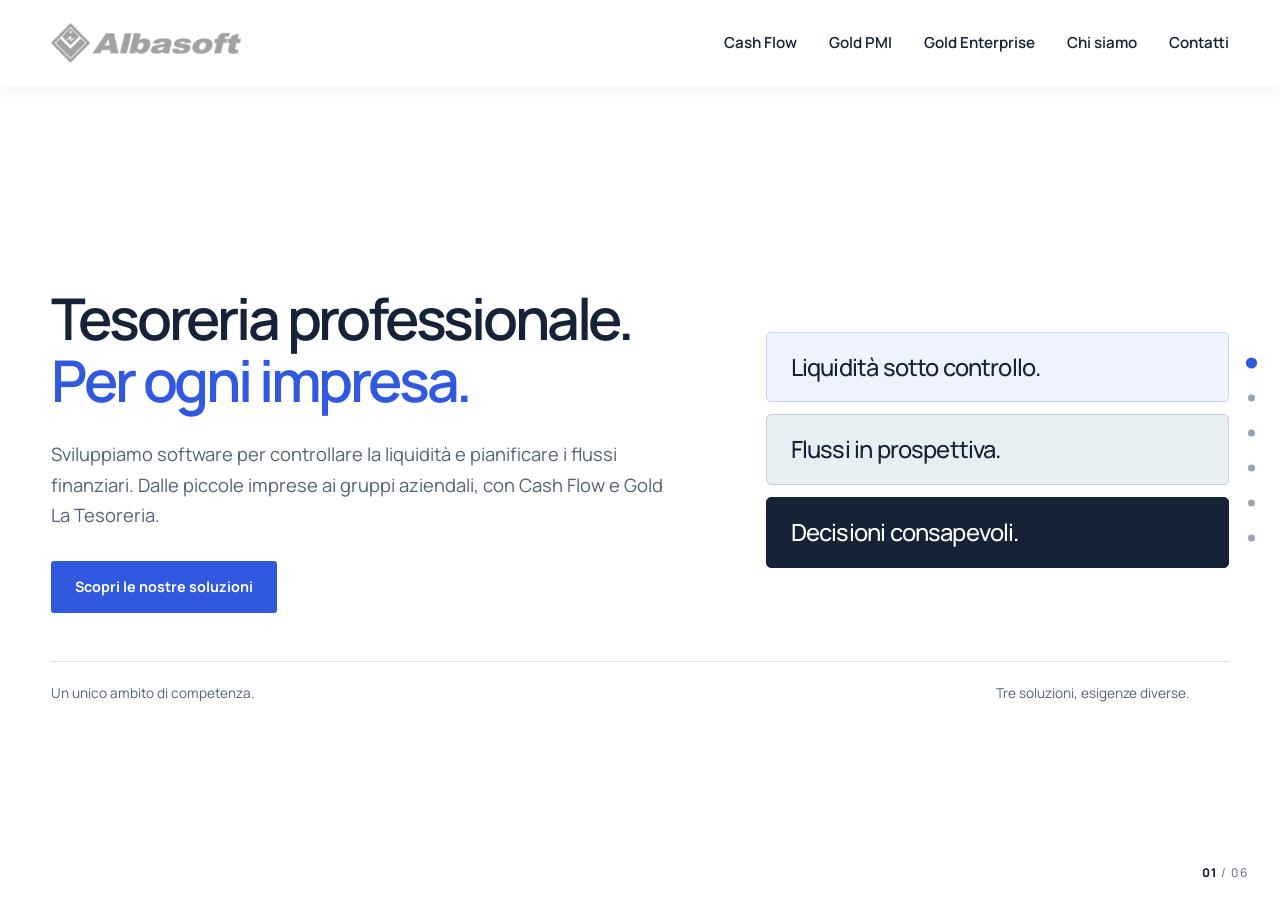
<file: public/index.html>
<!DOCTYPE html>

<html lang="it"><head><meta charset="utf-8"/><meta content="width=device-width,initial-scale=1" name="viewport"/><title>Albasoft | Software per la tesoreria e la gestione finanziaria</title><meta content="Albasoft sviluppa Gold La Tesoreria e Cash Flow: software per controllare la liquidità e pianificare i flussi finanziari, dalla PMI ai gruppi aziendali." name="description"/><link href="assets/albasoft-favicon.png" rel="icon" type="image/png"/><link href="style.css" rel="stylesheet"/></head>
<body><a class="skip" href="#main">Vai al contenuto</a>
<div class="nav-shell"><header class="wrap header"><a aria-label="Albasoft, home" class="brand" href="#inizio"><img alt="Albasoft" height="196" src="assets/albasoft-positive.png" width="900"/></a><nav aria-label="Menu principale"><a href="#cashflow">Cash Flow</a><a href="#gold">Gold PMI</a><a href="#gold-enterprise">Gold Enterprise</a><a href="#azienda">Chi siamo</a><a href="#contatti">Contatti</a></nav></header></div>
<main id="main"><section aria-label="Introduzione" class="hero wrap slide" id="inizio"><div class="hero-grid"><div><h1>Tesoreria professionale.<br/><span>Per ogni impresa.</span></h1><p class="intro">Sviluppiamo software per controllare la liquidità e pianificare i flussi finanziari. Dalle piccole imprese ai gruppi aziendali, con Cash Flow e Gold La Tesoreria.</p><a class="button primary" href="#cashflow">Scopri le nostre soluzioni</a></div><div aria-label="Controllo della liquidità, pianificazione dei flussi e supporto alle decisioni" class="flow-panel"><div class="flow-row"><strong>Liquidità sotto controllo.</strong></div><div class="flow-row"><strong>Flussi in prospettiva.</strong></div><div class="flow-row"><strong>Decisioni consapevoli.</strong></div></div></div><div class="hero-bottom"><span>Un unico ambito di competenza.</span><span>Tre soluzioni, esigenze diverse.</span></div></section><section aria-label="Cash Flow" class="slide product-slide wrap" id="cashflow"><article class="product cashflow"><div class="product-head"><h3>Cash Flow</h3><div class="product-kicker">GESTIONE FINANZIARIA IN CLOUD / PICCOLE E MEDIE IMPRESE</div></div><div class="product-content"><div class="product-visual"><img alt="Dashboard di Cash Flow su un computer portatile" height="885" loading="lazy" src="assets/cashflow-mockup.png" width="1520"/></div><div class="product-copy"><p>La gestione finanziaria quotidiana, accessibile da qualsiasi dispositivo.</p><p>Riunisce saldi, scadenze, incassi e pagamenti per conoscere la liquidità disponibile e prevederne l’andamento nei prossimi mesi.</p><a class="button cash-button" href="cashflow.html">Scopri Cash Flow</a></div></div><ul class="features"><li>Previsioni di liquidità e gestione delle scadenze</li><li>Collegamento alle banche e riconciliazione</li><li>Accesso via web e consultazione tramite app</li></ul></article></section><section aria-label="Gold La Tesoreria - PMI" class="slide product-slide wrap" id="gold"><article class="product gold"><div class="product-head"><h3>Gold La Tesoreria - PMI</h3><div class="product-kicker">TESORERIA STRUTTURATA /<br/>MEDIE E GRANDI IMPRESE</div></div><div class="product-content"><div class="product-visual"><img alt="Dashboard web di Gold La Tesoreria su un computer portatile" height="885" loading="lazy" src="assets/gold-mockup-2026.png" width="1520"/></div><div class="product-copy"><p>La nuova generazione della tesoreria online, anche per gruppi aziendali e organizzazioni multiutente.</p><p>Uno strumento completo per gestire la tesoreria con precisione, ridurre le attività manuali e avere sempre una visione aggiornata della situazione finanziaria.</p><a class="button gold-button" href="https://www.goldtesoreria.it/">Scopri Gold La Tesoreria</a></div></div><ul class="features"><li>Integrazione con ERP e remote banking</li><li>Pianificazione finanziaria e controllo banche</li><li>Gestione multi-azienda e multiutente</li></ul></article></section><section aria-label="Gold La Tesoreria - Enterprise" class="slide product-slide wrap" id="gold-enterprise"><article class="product gold enterprise"><div class="product-head"><h3>Gold La Tesoreria - Enterprise</h3><div class="product-kicker">TESORERIA EVOLUTA /<br/>GRANDI IMPRESE</div></div><div class="product-content"><div class="product-copy"><p>Gold La Tesoreria nella sua versione web potenziata: funzioni evolute per la gestione finanziaria delle grandi imprese.</p><p>La versione potenziata di Gold si adatta alle aziende che hanno specifiche esigenze di gestione, per approfondire i dati, pianificare i flussi e gestire le grandi imprese in modo personalizzato.</p><a class="button gold-button" href="https://www.goldtesoreria.it/">Scopri Gold La Tesoreria</a></div><div class="product-visual"><img alt="Dashboard web di Gold La Tesoreria su un computer portatile" height="885" loading="lazy" src="assets/gold-mockup-2026.png" width="1520"/></div></div><ul class="features"><li>Analisi e funzioni finanziarie avanzate</li><li>Utenti previsti illimitati</li><li>Gestione multi-azienda e multiutente potenziata</li></ul></article></section><section aria-label="Albasoft" class="company slide" id="azienda"><div class="wrap company-grid"><div><h2>La tecnologia.<br/>L’esperienza di chi<br/>conosce la tesoreria.</h2></div><div class="company-copy"><p class="large">Siamo una software house specializzata nella tesoreria e nella gestione finanziaria aziendale.</p><p>Albasoft nasce nel 2009, con un team la cui esperienza nel settore risale al 1992. Sviluppiamo soluzioni che collegano dati, processi e strumenti di lavoro, affiancando le imprese nella gestione delle loro esigenze finanziarie.</p><div class="dates"><div><strong>1992</strong><span>Inizia l’esperienza<br/>del nostro team</span></div><div><strong>2009</strong><span>Nasce<br/>Albasoft</span></div></div></div></div></section><section aria-label="Contatti" class="slide last-slide" id="contatti"><section class="contact wrap"><div class="contact-grid"><h2>Conosciamoci.<br/>Partiamo dalla tua azienda.</h2><div><p>Vuoi conoscere Albasoft o capire quale soluzione può rispondere alle tue esigenze?</p><a class="email-link" href="mailto:info@goldtesoreria.it">info@goldtesoreria.it</a></div></div></section><footer><div class="wrap footer-top"><img alt="Albasoft" class="footer-logo" height="196" loading="lazy" src="assets/albasoft-negative.png" width="900"/><p>Software per la tesoreria.<br/>Esperienza al servizio delle imprese.</p><div aria-label="Social Albasoft" class="footer-social"><a href="https://www.linkedin.com/company/albasoft-solutions/posts/?feedView=all">LinkedIn</a><a href="https://www.facebook.com/albasoftsolutions">Facebook</a></div></div><div class="wrap footer-bottom"><div class="footer-company"><strong>Albasoft S.r.l.</strong><address>Corso Stati Uniti, 23/I (35127) Padova</address><span>Partita IVA 03961820283</span><span>Iscrizione REA PD-351243</span></div><div class="footer-legal"><a href="privacypolicy.html">Privacy Policy</a><a href="cookiepolicy.html">Cookie Policy</a></div></div></footer></section></main><nav aria-label="Sezioni della pagina" class="slide-pagination"><button aria-label="Introduzione" data-slide="0" title="Introduzione" type="button"><span aria-hidden="true"></span></button><button aria-label="Cash Flow" data-slide="1" title="Cash Flow" type="button"><span aria-hidden="true"></span></button><button aria-label="Gold PMI" data-slide="2" title="Gold PMI" type="button"><span aria-hidden="true"></span></button><button aria-label="Gold Enterprise" data-slide="3" title="Gold Enterprise" type="button"><span aria-hidden="true"></span></button><button aria-label="Chi siamo" data-slide="4" title="Chi siamo" type="button"><span aria-hidden="true"></span></button><button aria-label="Contatti" data-slide="5" title="Contatti" type="button"><span aria-hidden="true"></span></button></nav><div aria-hidden="true" class="slide-counter"><span id="slide-number">01</span> / 06</div><script src="slides.js"></script></body></html>
</file>
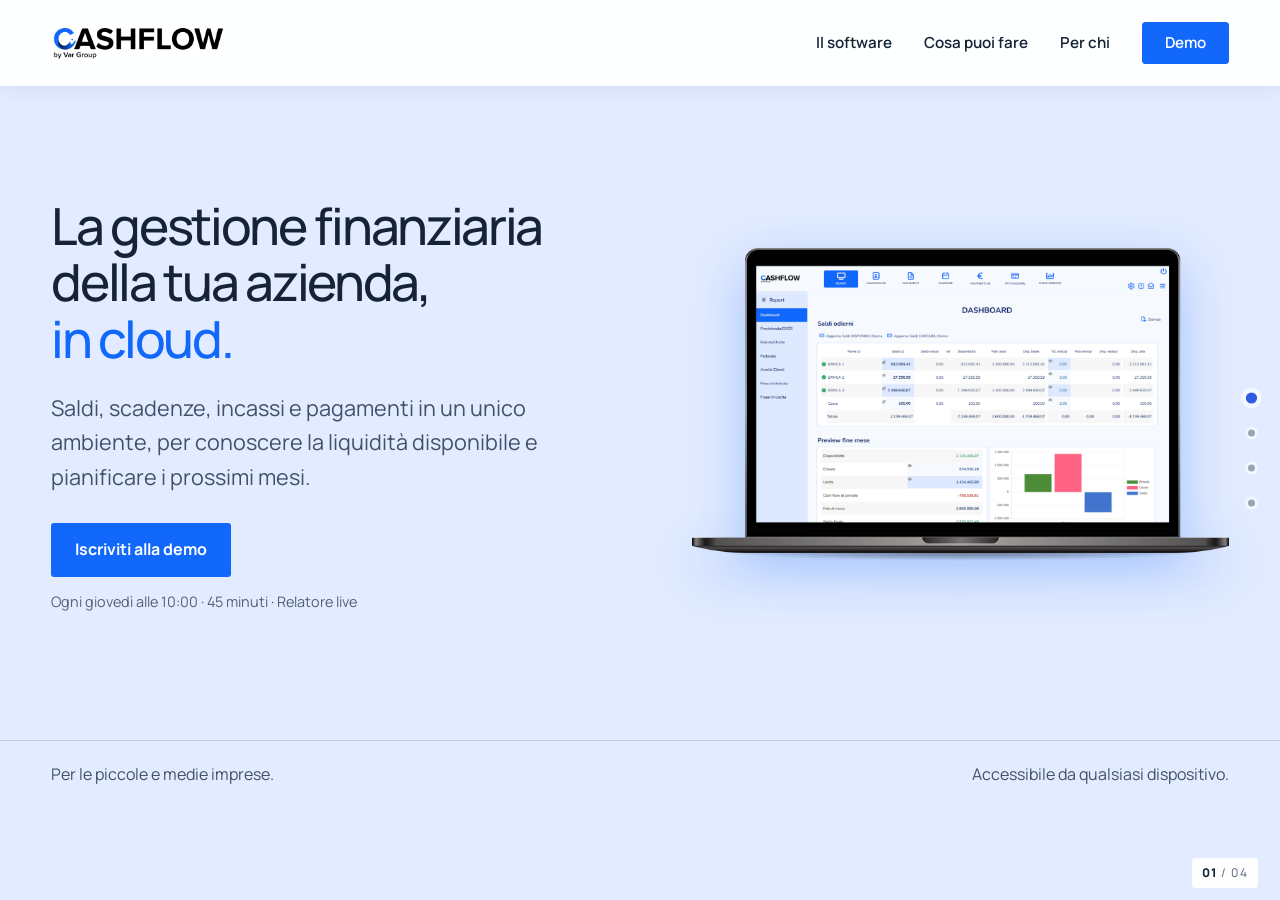
<file: public/cashflow.html>
<!DOCTYPE html>

<html lang="it"><head><meta charset="utf-8"/><meta content="width=device-width,initial-scale=1" name="viewport"/><title>Cash Flow | Gestione finanziaria in cloud per le PMI</title><meta content="Scopri Cash Flow: saldi, scadenze, previsioni di liquidità e riconciliazione bancaria. Partecipa alla demo live del giovedì alle 10:00." name="description"/><link href="assets/cashflow-favicon.png" rel="icon" type="image/png"/><link href="style.css" rel="stylesheet"/><link href="cashflow.css" rel="stylesheet"/></head><body class="cf-page"><a class="skip" href="#main">Vai al contenuto</a>
<div class="nav-shell"><header class="wrap header"><a aria-label="Cash Flow, inizio pagina" class="brand" href="#cf-software"><img alt="Cash Flow" height="448" src="assets/cashflow-logo.png" width="2048"/></a><nav aria-label="Menu Cash Flow"><a href="#cf-software">Il software</a><a href="#cf-funzioni">Cosa puoi fare</a><a href="#cf-destinatari">Per chi</a><a class="cf-nav-demo" href="#cf-demo">Demo</a></nav></header></div>
<main id="main">
<section aria-label="Il software Cash Flow" class="slide cf-opening" id="cf-software"><div class="wrap cf-intro-grid"><div><h1>La gestione finanziaria della tua azienda,<br/><span>in cloud.</span></h1><p class="cf-lead">Saldi, scadenze, incassi e pagamenti in un unico ambiente, per conoscere la liquidità disponibile e pianificare i prossimi mesi.</p><a class="button cash-button" href="https://us06web.zoom.us/webinar/register/5017436726874/WN_rGbUYxZqSuSzkeQaTbKQOA">Iscriviti alla demo</a><p class="cf-small">Ogni giovedì alle 10:00 · 45 minuti · Relatore live</p></div><div class="cf-mockup"><img alt="Dashboard Cash Flow con saldi bancari e previsione di liquidità a fine mese" height="885" src="assets/cashflow-mockup.png" width="1520"/></div></div><div class="wrap cf-opening-bottom"><span>Per le piccole e medie imprese.</span><span>Accessibile da qualsiasi dispositivo.</span></div></section>
<section aria-label="Cosa puoi fare con Cash Flow" class="slide cf-functions" id="cf-funzioni"><div class="wrap cf-section-inner"><div class="cf-section-heading"><h2>Dal saldo di oggi<br/>alle scelte di domani.</h2><p>Tre attività concrete per organizzare la gestione finanziaria quotidiana.</p></div><div class="cf-function-grid"><article><span aria-hidden="true" class="cf-accent-line"></span><h3>Controllare<br/>la liquidità</h3><p>Consulta i saldi delle banche e tieni insieme scadenze, incassi e pagamenti. Una visione aggiornata delle disponibilità dell’azienda.</p><div class="cf-function-detail">Saldi bancari · Scadenze · Affidamenti</div></article><article><span aria-hidden="true" class="cf-accent-line"></span><h3>Prevedere<br/>i flussi</h3><p>Pianifica entrate e uscite, anche extracontabili, e valuta come cambierà la liquidità nei prossimi 30, 60 e 90 giorni.</p><div class="cf-function-detail">Previsioni · Budget · Fabbisogni</div></article><article><span aria-hidden="true" class="cf-accent-line"></span><h3>Riconciliare<br/>i movimenti</h3><p>Collega i conti bancari e abbina i movimenti alle fatture, riducendo i controlli manuali e aggiornando lo scadenzario.</p><div class="cf-function-detail">Collegamento banche · Fatture · Prima nota</div></article></div></div></section>
<section aria-label="Per chi è pensato Cash Flow" class="slide cf-audience" id="cf-destinatari"><div class="wrap cf-audience-grid"><div><h2>Per chi gestisce<br/>la finanza delle PMI.<br/><span>Ogni giorno.</span></h2><p class="cf-lead">Cash Flow è pensato per le piccole e medie imprese con una risorsa dedicata all’amministrazione.</p><p>Uno strumento pratico per chi segue l’operatività e per chi ha bisogno di conoscere la situazione finanziaria prima di decidere.</p></div><div class="cf-needs"><article><h3>Organizzare il lavoro</h3><p>Riunire le informazioni finanziarie in un ambiente condiviso, senza disperderle tra file e strumenti diversi.</p></article><article><h3>Ridurre le attività manuali</h3><p>Dedicare meno tempo ai controlli ripetitivi e più tempo alla gestione dell’azienda.</p></article><article><h3>Pianificare con continuità</h3><p>Aggiornare le previsioni e individuare per tempo le esigenze di liquidità.</p></article></div></div></section>
<section aria-label="Demo live Cash Flow" class="slide cf-demo-slide" id="cf-demo"><div class="wrap cf-demo-inner"><div class="cf-demo-grid"><div><h2>Vedi Cash Flow<br/>in azione.</h2><p class="cf-demo-lead">Una demo live per vedere come il software supporta la gestione finanziaria quotidiana della tua azienda.</p><div class="cf-demo-time"><strong>Giovedì, ore 10:00</strong><span>45 minuti · Online su Zoom</span></div><a class="button cash-button" href="https://us06web.zoom.us/webinar/register/5017436726874/WN_rGbUYxZqSuSzkeQaTbKQOA">Iscriviti alla demo</a><p class="cf-small">Accedi al modulo Zoom per scegliere l’appuntamento e ricevere il link.</p></div><div class="cf-demo-content"><h3>Cosa vedrai durante la demo</h3><ul><li>Come monitorare saldi e scadenze.</li><li>Come prevedere l’andamento della liquidità.</li><li>Come collegare i dati bancari alla gestione quotidiana.</li></ul><div class="cf-presenter"><span>Il relatore</span><strong>Francesco Brunelli</strong></div><p class="cf-demo-contact">Per informazioni: <a href="mailto:eventi@goldtesoreria.it">eventi@goldtesoreria.it</a></p></div></div></div><footer><div class="wrap footer-top"><img alt="Albasoft" class="footer-logo" height="196" loading="lazy" src="assets/albasoft-negative.png" width="900"/><p>Software per la tesoreria.<br/>Esperienza al servizio delle imprese.</p><div aria-label="Social Albasoft" class="footer-social"><a href="https://www.linkedin.com/company/albasoft-solutions/posts/?feedView=all">LinkedIn</a><a href="https://www.facebook.com/albasoftsolutions">Facebook</a></div></div><div class="wrap footer-bottom"><div class="footer-company"><strong>Albasoft S.r.l.</strong><address>Corso Stati Uniti, 23/I (35127) Padova</address><span>Partita IVA 03961820283</span><span>Iscrizione REA PD-351243</span></div><div class="footer-legal"><a href="privacypolicy.html">Privacy Policy</a><a href="cookiepolicy.html">Cookie Policy</a></div></div></footer></section>
</main>
<nav aria-label="Sezioni Cash Flow" class="slide-pagination"><button aria-label="Il software" data-slide="0" type="button"><span aria-hidden="true"></span></button><button aria-label="Cosa puoi fare" data-slide="1" type="button"><span aria-hidden="true"></span></button><button aria-label="Per chi" data-slide="2" type="button"><span aria-hidden="true"></span></button><button aria-label="Demo" data-slide="3" type="button"><span aria-hidden="true"></span></button></nav><div aria-hidden="true" class="slide-counter"><span id="slide-number">01</span> / 04</div><script src="slides.js"></script></body></html>
</file>
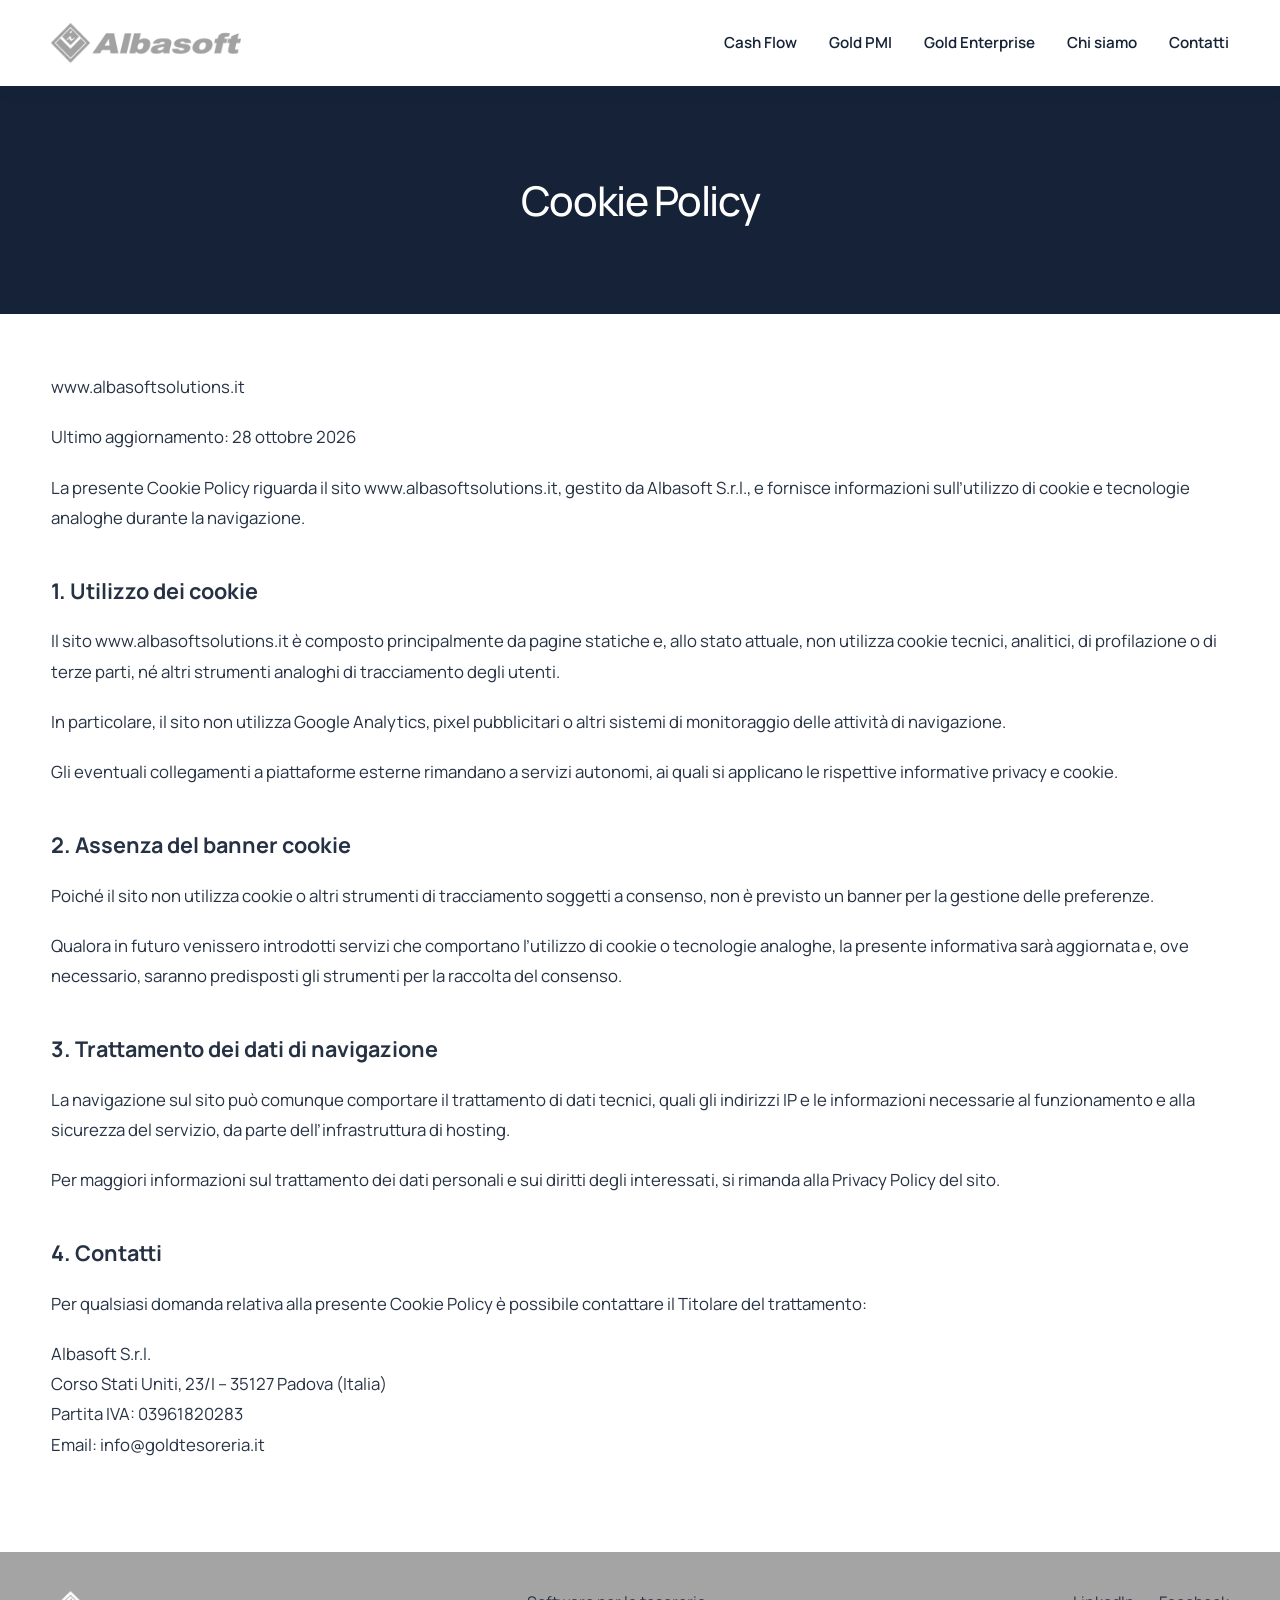
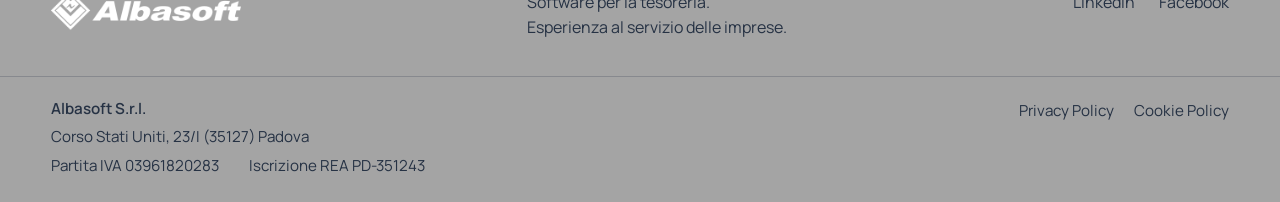
<file: public/cookiepolicy.html>
<!DOCTYPE html>

<html class="legal-page" lang="it"><head><meta charset="utf-8"/><meta content="width=device-width,initial-scale=1" name="viewport"/><title>Cookie Policy | Albasoft</title><meta content="Cookie Policy del sito albasoftsolutions.it." name="description"/><link href="assets/albasoft-favicon.png" rel="icon" type="image/png"/><link href="style.css" rel="stylesheet"/><link href="legal.css" rel="stylesheet"/></head><body><a class="skip" href="#legal-content">Vai al contenuto</a><div class="nav-shell"><header class="wrap header"><a aria-label="Albasoft, home" class="brand" href="index.html#inizio"><img alt="Albasoft" height="196" src="assets/albasoft-positive.png" width="900"/></a><nav aria-label="Menu principale"><a href="index.html#cashflow">Cash Flow</a><a href="index.html#gold">Gold PMI</a><a href="index.html#gold-enterprise">Gold Enterprise</a><a href="index.html#azienda">Chi siamo</a><a href="index.html#contatti">Contatti</a></nav></header></div><main><section class="legal-title"><h1>Cookie Policy</h1></section><article class="legal-content" id="legal-content"><p>www.albasoftsolutions.it</p><p>Ultimo aggiornamento: 28 ottobre 2026</p><p>La presente Cookie Policy riguarda il sito www.albasoftsolutions.it, gestito da Albasoft S.r.l., e fornisce informazioni sull’utilizzo di cookie e tecnologie analoghe durante la navigazione.</p><h2>1. Utilizzo dei cookie</h2><p>Il sito www.albasoftsolutions.it è composto principalmente da pagine statiche e, allo stato attuale, non utilizza cookie tecnici, analitici, di profilazione o di terze parti, né altri strumenti analoghi di tracciamento degli utenti.</p><p>In particolare, il sito non utilizza Google Analytics, pixel pubblicitari o altri sistemi di monitoraggio delle attività di navigazione.</p><p>Gli eventuali collegamenti a piattaforme esterne rimandano a servizi autonomi, ai quali si applicano le rispettive informative privacy e cookie.</p><h2>2. Assenza del banner cookie</h2><p>Poiché il sito non utilizza cookie o altri strumenti di tracciamento soggetti a consenso, non è previsto un banner per la gestione delle preferenze.</p><p>Qualora in futuro venissero introdotti servizi che comportano l’utilizzo di cookie o tecnologie analoghe, la presente informativa sarà aggiornata e, ove necessario, saranno predisposti gli strumenti per la raccolta del consenso.</p><h2>3. Trattamento dei dati di navigazione</h2><p>La navigazione sul sito può comunque comportare il trattamento di dati tecnici, quali gli indirizzi IP e le informazioni necessarie al funzionamento e alla sicurezza del servizio, da parte dell’infrastruttura di hosting.</p><p>Per maggiori informazioni sul trattamento dei dati personali e sui diritti degli interessati, si rimanda alla Privacy Policy del sito.</p><h2>4. Contatti</h2><p>Per qualsiasi domanda relativa alla presente Cookie Policy è possibile contattare il Titolare del trattamento:</p><p>Albasoft S.r.l.<br/>Corso Stati Uniti, 23/I – 35127 Padova (Italia)<br/>Partita IVA: 03961820283<br/>Email: info@goldtesoreria.it</p></article></main><footer><div class="wrap footer-top"><img alt="Albasoft" class="footer-logo" height="196" loading="lazy" src="assets/albasoft-negative.png" width="900"/><p>Software per la tesoreria.<br/>Esperienza al servizio delle imprese.</p><div aria-label="Social Albasoft" class="footer-social"><a href="https://www.linkedin.com/company/albasoft-solutions/posts/?feedView=all">LinkedIn</a><a href="https://www.facebook.com/albasoftsolutions">Facebook</a></div></div><div class="wrap footer-bottom"><div class="footer-company"><strong>Albasoft S.r.l.</strong><address>Corso Stati Uniti, 23/I (35127) Padova</address><span>Partita IVA 03961820283</span><span>Iscrizione REA PD-351243</span></div><div class="footer-legal"><a href="privacypolicy.html">Privacy Policy</a><a href="cookiepolicy.html">Cookie Policy</a></div></div></footer></body></html>
</file>
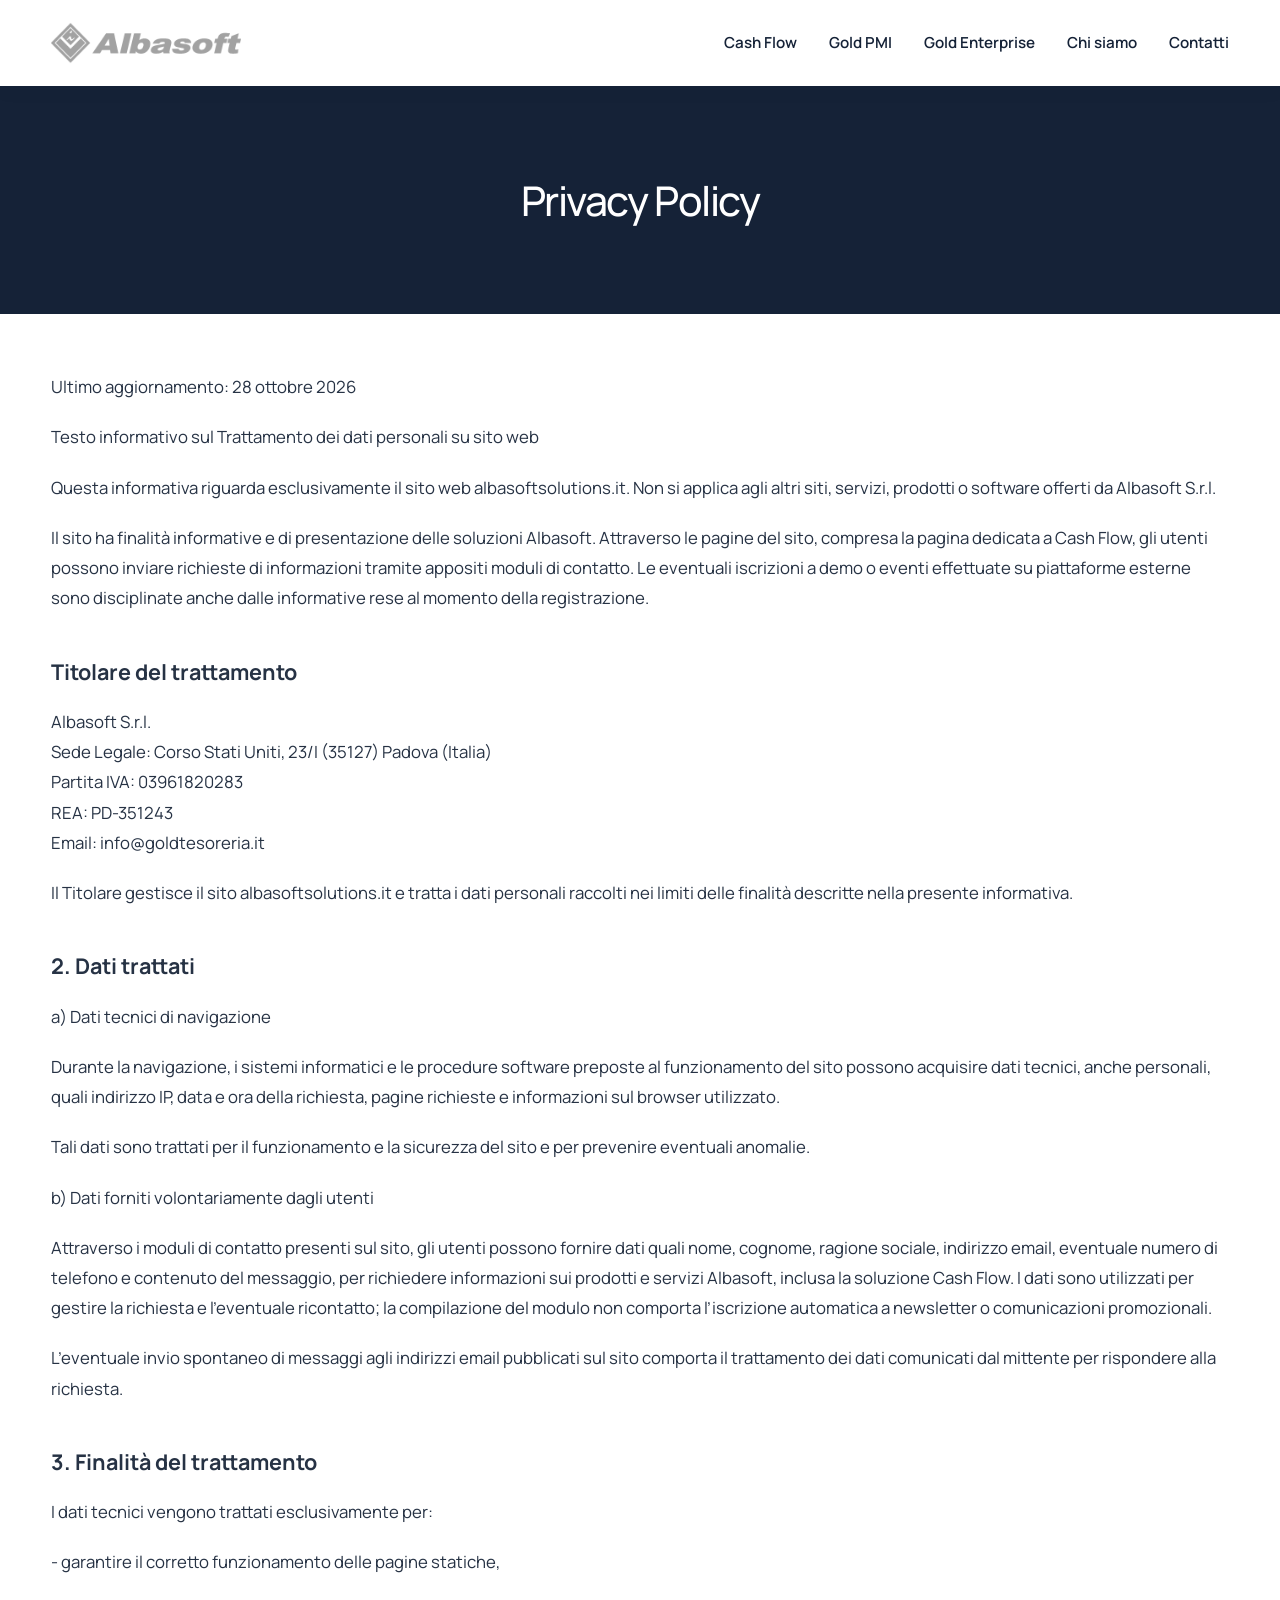
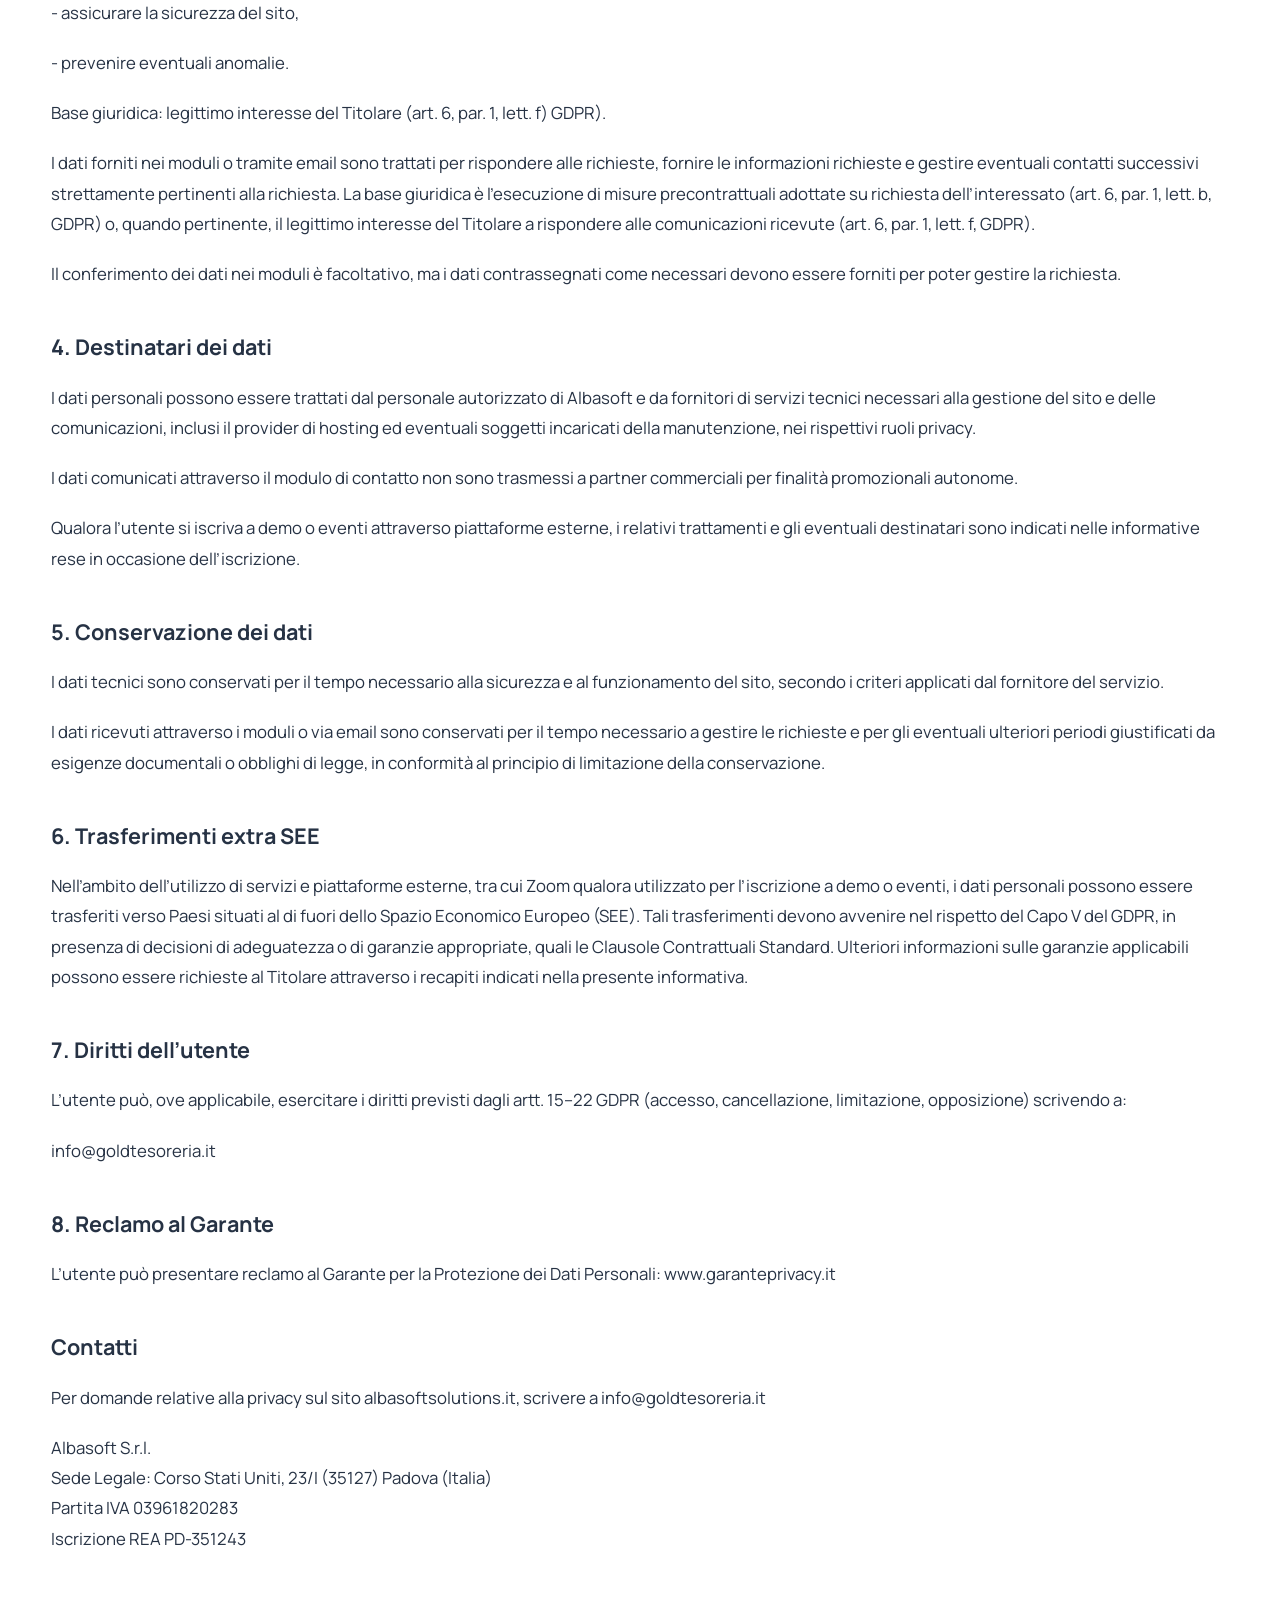
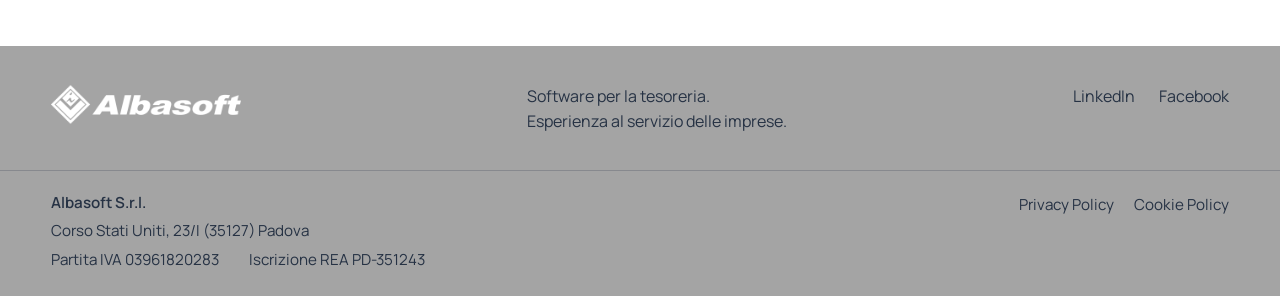
<file: public/privacypolicy.html>
<!DOCTYPE html>

<html class="legal-page" lang="it"><head><meta charset="utf-8"/><meta content="width=device-width,initial-scale=1" name="viewport"/><title>Privacy Policy | Albasoft</title><meta content="Privacy Policy del sito albasoftsolutions.it." name="description"/><link href="assets/albasoft-favicon.png" rel="icon" type="image/png"/><link href="style.css" rel="stylesheet"/><link href="legal.css" rel="stylesheet"/></head><body><a class="skip" href="#legal-content">Vai al contenuto</a><div class="nav-shell"><header class="wrap header"><a aria-label="Albasoft, home" class="brand" href="index.html#inizio"><img alt="Albasoft" height="196" src="assets/albasoft-positive.png" width="900"/></a><nav aria-label="Menu principale"><a href="index.html#cashflow">Cash Flow</a><a href="index.html#gold">Gold PMI</a><a href="index.html#gold-enterprise">Gold Enterprise</a><a href="index.html#azienda">Chi siamo</a><a href="index.html#contatti">Contatti</a></nav></header></div><main><section class="legal-title"><h1>Privacy Policy</h1></section><article class="legal-content" id="legal-content"><p>Ultimo aggiornamento: 28 ottobre 2026</p><p>Testo informativo sul Trattamento dei dati personali su sito web</p><p>Questa informativa riguarda esclusivamente il sito web albasoftsolutions.it. Non si applica agli altri siti, servizi, prodotti o software offerti da Albasoft S.r.l.</p><p>Il sito ha finalità informative e di presentazione delle soluzioni Albasoft. Attraverso le pagine del sito, compresa la pagina dedicata a Cash Flow, gli utenti possono inviare richieste di informazioni tramite appositi moduli di contatto. Le eventuali iscrizioni a demo o eventi effettuate su piattaforme esterne sono disciplinate anche dalle informative rese al momento della registrazione.</p><h2>Titolare del trattamento</h2><p>Albasoft S.r.l.<br/>Sede Legale: Corso Stati Uniti, 23/I (35127) Padova (Italia)<br/>Partita IVA: 03961820283<br/>REA: PD-351243<br/>Email: info@goldtesoreria.it</p><p>Il Titolare gestisce il sito albasoftsolutions.it e tratta i dati personali raccolti nei limiti delle finalità descritte nella presente informativa.</p><h2>2. Dati trattati</h2><p>a) Dati tecnici di navigazione</p><p>Durante la navigazione, i sistemi informatici e le procedure software preposte al funzionamento del sito possono acquisire dati tecnici, anche personali, quali indirizzo IP, data e ora della richiesta, pagine richieste e informazioni sul browser utilizzato.</p><p>Tali dati sono trattati per il funzionamento e la sicurezza del sito e per prevenire eventuali anomalie.</p><p>b) Dati forniti volontariamente dagli utenti</p><p>Attraverso i moduli di contatto presenti sul sito, gli utenti possono fornire dati quali nome, cognome, ragione sociale, indirizzo email, eventuale numero di telefono e contenuto del messaggio, per richiedere informazioni sui prodotti e servizi Albasoft, inclusa la soluzione Cash Flow. I dati sono utilizzati per gestire la richiesta e l’eventuale ricontatto; la compilazione del modulo non comporta l’iscrizione automatica a newsletter o comunicazioni promozionali.</p><p>L’eventuale invio spontaneo di messaggi agli indirizzi email pubblicati sul sito comporta il trattamento dei dati comunicati dal mittente per rispondere alla richiesta.</p><h2>3. Finalità del trattamento</h2><p>I dati tecnici vengono trattati esclusivamente per:</p><p>- garantire il corretto funzionamento delle pagine statiche,</p><p>- assicurare la sicurezza del sito,</p><p>- prevenire eventuali anomalie.</p><p>Base giuridica: legittimo interesse del Titolare (art. 6, par. 1, lett. f) GDPR).</p><p>I dati forniti nei moduli o tramite email sono trattati per rispondere alle richieste, fornire le informazioni richieste e gestire eventuali contatti successivi strettamente pertinenti alla richiesta. La base giuridica è l’esecuzione di misure precontrattuali adottate su richiesta dell’interessato (art. 6, par. 1, lett. b, GDPR) o, quando pertinente, il legittimo interesse del Titolare a rispondere alle comunicazioni ricevute (art. 6, par. 1, lett. f, GDPR).</p><p>Il conferimento dei dati nei moduli è facoltativo, ma i dati contrassegnati come necessari devono essere forniti per poter gestire la richiesta.</p><h2>4. Destinatari dei dati</h2><p>I dati personali possono essere trattati dal personale autorizzato di Albasoft e da fornitori di servizi tecnici necessari alla gestione del sito e delle comunicazioni, inclusi il provider di hosting ed eventuali soggetti incaricati della manutenzione, nei rispettivi ruoli privacy.</p><p>I dati comunicati attraverso il modulo di contatto non sono trasmessi a partner commerciali per finalità promozionali autonome.</p><p>Qualora l’utente si iscriva a demo o eventi attraverso piattaforme esterne, i relativi trattamenti e gli eventuali destinatari sono indicati nelle informative rese in occasione dell’iscrizione.</p><h2>5. Conservazione dei dati</h2><p>I dati tecnici sono conservati per il tempo necessario alla sicurezza e al funzionamento del sito, secondo i criteri applicati dal fornitore del servizio.</p><p>I dati ricevuti attraverso i moduli o via email sono conservati per il tempo necessario a gestire le richieste e per gli eventuali ulteriori periodi giustificati da esigenze documentali o obblighi di legge, in conformità al principio di limitazione della conservazione.</p><h2>6. Trasferimenti extra SEE</h2><p>Nell’ambito dell’utilizzo di servizi e piattaforme esterne, tra cui Zoom qualora utilizzato per l’iscrizione a demo o eventi, i dati personali possono essere trasferiti verso Paesi situati al di fuori dello Spazio Economico Europeo (SEE). Tali trasferimenti devono avvenire nel rispetto del Capo V del GDPR, in presenza di decisioni di adeguatezza o di garanzie appropriate, quali le Clausole Contrattuali Standard. Ulteriori informazioni sulle garanzie applicabili possono essere richieste al Titolare attraverso i recapiti indicati nella presente informativa.</p><h2>7. Diritti dell’utente</h2><p>L’utente può, ove applicabile, esercitare i diritti previsti dagli artt. 15–22 GDPR (accesso, cancellazione, limitazione, opposizione) scrivendo a:</p><p>info@goldtesoreria.it</p><h2>8. Reclamo al Garante</h2><p>L’utente può presentare reclamo al Garante per la Protezione dei Dati Personali: www.garanteprivacy.it</p><h2>Contatti</h2><p>Per domande relative alla privacy sul sito albasoftsolutions.it, scrivere a info@goldtesoreria.it</p><p>Albasoft S.r.l.<br/>Sede Legale: Corso Stati Uniti, 23/I (35127) Padova (Italia)<br/>Partita IVA 03961820283<br/>Iscrizione REA PD-351243</p></article></main><footer><div class="wrap footer-top"><img alt="Albasoft" class="footer-logo" height="196" loading="lazy" src="assets/albasoft-negative.png" width="900"/><p>Software per la tesoreria.<br/>Esperienza al servizio delle imprese.</p><div aria-label="Social Albasoft" class="footer-social"><a href="https://www.linkedin.com/company/albasoft-solutions/posts/?feedView=all">LinkedIn</a><a href="https://www.facebook.com/albasoftsolutions">Facebook</a></div></div><div class="wrap footer-bottom"><div class="footer-company"><strong>Albasoft S.r.l.</strong><address>Corso Stati Uniti, 23/I (35127) Padova</address><span>Partita IVA 03961820283</span><span>Iscrizione REA PD-351243</span></div><div class="footer-legal"><a href="privacypolicy.html">Privacy Policy</a><a href="cookiepolicy.html">Cookie Policy</a></div></div></footer></body></html>
</file>
<file: public/style.css>
@font-face {
  font-family: 'Manrope';
  font-style: normal;
  font-weight: 400;
  font-display: swap;
  src: url("assets/fonts/Manrope-400.ttf") format('truetype');
}
@font-face {
  font-family: 'Manrope';
  font-style: normal;
  font-weight: 500;
  font-display: swap;
  src: url("assets/fonts/Manrope-500.ttf") format('truetype');
}
@font-face {
  font-family: 'Manrope';
  font-style: normal;
  font-weight: 600;
  font-display: swap;
  src: url("assets/fonts/Manrope-600.ttf") format('truetype');
}
@font-face {
  font-family: 'Manrope';
  font-style: normal;
  font-weight: 700;
  font-display: swap;
  src: url("assets/fonts/Manrope-700.ttf") format('truetype');
}
@font-face {
  font-family: 'Manrope';
  font-style: normal;
  font-weight: 800;
  font-display: swap;
  src: url("assets/fonts/Manrope-800.ttf") format('truetype');
}
:root{--ink:#152237;--muted:#536176;--blue:#3159df;--line:#dce2ea;--paper:#fff}*{box-sizing:border-box}html{scroll-behavior:smooth;scroll-padding-top:24px}body{margin:0;background:var(--paper);color:var(--ink);font-family:Manrope,Arial,sans-serif;font-size:16px;line-height:1.65}a{color:inherit;text-decoration:none}a:focus-visible{outline:3px solid #4268ee;outline-offset:6px}img{display:block;max-width:100%}.wrap{max-width:1280px;margin:auto;padding-left:56px;padding-right:56px}.header{min-height:112px;display:flex;align-items:center;justify-content:space-between;gap:32px;border-bottom:1px solid var(--line)}.brand img{width:168px;height:auto;filter:brightness(.45)}nav{display:flex;gap:32px;font-size:.95rem;font-weight:600}nav a:hover{color:var(--blue)}.header-note{font-size:.8rem;color:var(--muted)}.hero{padding-top:64px}.eyebrow{font-size:.75rem;letter-spacing:.13em;font-weight:700;display:block}.short-line{display:inline-block;width:29px;height:3px;background:var(--blue);vertical-align:middle;margin-right:10px}.hero-grid{display:grid;grid-template-columns:1.3fr 1fr;gap:72px;align-items:center;margin-top:28px}h1,h2,h3,p{margin:0}h1{font-size:clamp(2.6rem,4.5vw,4.4rem);line-height:1.08;letter-spacing:-.055em;font-weight:600}h1 span{color:var(--blue)}.intro{font-size:1.08rem;max-width:535px;margin:28px 0 30px;color:var(--muted)}.button{display:inline-flex;justify-content:center;align-items:center;min-height:52px;padding:12px 24px;border-radius:3px;font-size:.9rem;font-weight:700;transition:background .2s,transform .2s}.button:hover{transform:translateY(-2px)}.primary{background:var(--ink);color:white}.primary:hover{background:var(--blue)}.flow-panel{border-left:1px solid var(--line);padding-left:32px}.flow-head{font-size:.66rem;letter-spacing:.12em;color:var(--muted);margin-bottom:24px}.flow-row{position:relative;display:grid;grid-template-columns:30px 1fr;gap:14px;align-items:start;border-bottom:1px solid var(--line);padding:18px 0 30px;overflow:hidden}.flow-row span{font-size:.72rem;color:var(--blue)}.flow-row strong{font-size:1.75rem;font-weight:500;line-height:1.25;letter-spacing:-.035em}.rail{position:absolute;right:0;bottom:14px;height:4px;background:var(--blue)}.rail-one{width:35%}.rail-two{width:58%}.rail-three{width:88%}.hero-bottom{margin-top:70px;border-top:1px solid var(--line);padding:20px 0;display:flex;justify-content:space-between;color:var(--muted);font-size:.85rem}.solutions{padding-top:72px;padding-bottom:94px}.section-head{display:grid;grid-template-columns:1fr 1.3fr;gap:20px 70px;margin-bottom:40px;align-items:end}.section-head>.eyebrow{grid-column:1/-1}h2{font-size:clamp(2rem,3.4vw,3.25rem);line-height:1.13;letter-spacing:-.045em;font-weight:500}.section-head p{max-width:430px;color:var(--muted)}.product{display:grid;grid-template-columns:1.15fr 1fr;margin-top:24px;border:1px solid var(--line);border-radius:5px;overflow:hidden}.product-copy{padding:44px 48px}.product-kicker{font-size:.68rem;letter-spacing:.08em;font-weight:700;color:var(--muted);margin-bottom:22px}h3{font-size:3.3rem;line-height:1.06;letter-spacing:-.055em;font-weight:600;margin-bottom:24px}.product-copy p{margin-top:16px;max-width:470px;color:var(--muted)}.product-copy p:first-of-type{font-size:1.13rem;color:var(--ink)}.features{list-style:none;margin:28px 0;padding:0;font-size:.9rem}.features li{padding:10px 0;border-top:1px solid var(--line)}.features li:last-child{border-bottom:1px solid var(--line)}.gold h3{color:#255778}.gold-button{color:#fff;background:#255778}.cashflow h3{color:#1268fb}.cash-button{color:#fff;background:#1268fb}.link-note{display:block;font-size:.75rem;color:var(--muted);margin-top:10px}.product-visual{background:#edf2f5;padding:32px 38px;display:flex;flex-direction:column;justify-content:center;align-items:center;gap:24px}.cashflow .product-visual{background:#edf3ff}.visual-label{font-size:.65rem;letter-spacing:.1em;color:#4f6178;align-self:flex-start}.product-visual img{width:260px;height:auto;mix-blend-mode:multiply}.visual-caption{font-size:1.15rem;font-weight:500;line-height:1.35;text-align:center}.company{background:var(--ink);color:#fff;padding:88px 0}.company-grid{display:grid;grid-template-columns:1fr 1fr;gap:90px}.company .eyebrow{color:#91aaff;margin-bottom:24px}.company h2{font-size:2.75rem}.company-copy p{color:#bfc9d8;margin-bottom:22px}.company-copy .large{font-size:1.3rem;color:white}.dates{display:flex;gap:65px;padding-top:24px;border-top:1px solid #354055;margin-top:32px}.dates strong{display:block;font-size:2.75rem;font-weight:500;letter-spacing:-.05em;color:#9fb4ff}.dates span{display:block;font-size:.85rem;color:#bfc9d8}.contact{padding-top:84px;padding-bottom:88px}.contact-grid{display:grid;grid-template-columns:1.25fr 1fr;gap:80px;margin-top:28px;align-items:center}.contact-grid p{color:var(--muted);margin-bottom:20px}.email-link{font-size:1.25rem;font-weight:600;border-bottom:1px solid var(--blue);padding-bottom:5px;color:var(--blue);overflow-wrap:anywhere}footer{background:#f3f5f8}.footer-top{display:flex;justify-content:space-between;align-items:start;gap:35px;padding-top:38px;padding-bottom:35px}.footer-brand{font-style:italic;font-weight:800;font-size:1.7rem;letter-spacing:-.04em}.footer-top p,.footer-top a{font-size:.85rem;color:var(--muted)}.footer-bottom{border-top:1px solid var(--line);padding-top:20px;padding-bottom:24px;display:flex;justify-content:space-between;gap:20px;font-size:.75rem;color:var(--muted)}.footer-bottom div{display:flex;gap:20px}.skip{position:fixed;top:-100px;left:10px;padding:10px;background:white;z-index:10}.skip:focus{top:10px}
@media(min-width:1450px){.hero-grid{gap:100px}.hero{padding-top:80px}}@media(max-width:1000px){.wrap{padding-left:32px;padding-right:32px}.header-note{display:none}.hero-grid{gap:35px}.flow-row strong{font-size:1.5rem}.product-copy{padding:35px 30px}.company-grid{gap:45px}.contact-grid{gap:40px}.company h2{font-size:2.35rem}}@media(max-width:700px){.wrap{padding-left:22px;padding-right:22px}.header{min-height:88px;gap:16px;flex-wrap:wrap;padding-top:20px;padding-bottom:16px}.brand img{width:135px}nav{gap:16px;font-size:.8rem}.hero{padding-top:42px}.hero-grid{grid-template-columns:1fr;gap:40px}h1{font-size:2.8rem}.flow-panel{padding-left:0;border-left:0}.flow-head{margin-bottom:6px}.flow-row{grid-template-columns:30px 1fr;padding:14px 0 24px}.flow-row strong{font-size:1.45rem}.flow-row br{display:none}.hero-bottom{margin-top:36px;gap:20px;flex-wrap:wrap}.solutions{padding-top:42px;padding-bottom:48px}.section-head{grid-template-columns:1fr;gap:20px;margin-bottom:26px}.product{grid-template-columns:1fr}.product-copy{padding:30px 24px}h3{font-size:2.7rem}.product-visual{padding:25px}.product-visual img{width:210px}.company{padding:50px 0}.company-grid{grid-template-columns:1fr;gap:30px}.company h2{font-size:2.35rem}.dates{gap:45px}.contact{padding-top:48px;padding-bottom:50px}.contact-grid{grid-template-columns:1fr;gap:28px}.footer-top{flex-wrap:wrap;gap:22px}.footer-bottom{flex-direction:column}.footer-bottom div{flex-wrap:wrap;gap:12px 20px}}@media(prefers-reduced-motion:reduce){html{scroll-behavior:auto}.button{transition:none}}

/* Fotografie dei prodotti e profondità delle superfici */
.product{grid-template-columns:1fr 1.15fr;border:0;border-radius:8px;background:white;box-shadow:0 12px 48px -18px rgba(21,34,55,.20);margin-top:38px;overflow:hidden}
.product-copy{border-top:4px solid #255778;padding-top:40px}
.cashflow .product-copy{border-color:#1268fb}
.product-visual{position:relative;padding:58px 0 42px;background:#eaeef0;gap:0;min-width:0}
.cashflow .product-visual{background:#e5e9ef;grid-column:1;grid-row:1}
.cashflow .product-copy{grid-column:2;grid-row:1}
.product-visual .visual-label{position:absolute;top:28px;left:28px;font-size:.72rem;color:#475569}
.product-visual img{width:100%;max-width:none;height:auto;mix-blend-mode:normal;box-shadow:0 16px 30px -20px rgba(21,34,55,.5)}
.visual-caption{position:relative;z-index:1;margin-top:-18px;align-self:flex-start;margin-left:28px;background:white;text-align:left;padding:20px 24px;border-left:3px solid #255778;border-radius:0 4px 4px 0;box-shadow:0 10px 28px -12px rgba(21,34,55,.3);font-size:1.05rem}
.cashflow .visual-caption{border-color:#1268fb}
@media(max-width:1000px){.product{grid-template-columns:1fr 1fr}.product-visual{padding-top:66px}.product-visual .visual-label{left:20px}.visual-caption{margin-left:20px;margin-right:20px;padding:18px}}
@media(max-width:700px){.product{grid-template-columns:1fr;margin-top:28px}.cashflow .product-copy,.cashflow .product-visual{grid-column:auto;grid-row:auto}.product-visual{padding:58px 0 28px}.product-copy{padding-top:28px}.visual-caption{margin-top:-12px}.product-visual img{width:100%}}

/* Impaginazione più ampia e marchi originali */
.wrap{max-width:1680px;padding-left:clamp(24px,4vw,72px);padding-right:clamp(24px,4vw,72px)}
.brand img{width:190px;height:auto;filter:none}
.hero-grid{grid-template-columns:1.35fr 1fr;gap:clamp(48px,7vw,112px)}
h1{font-size:clamp(2.8rem,4.6vw,5.2rem)}
.intro{max-width:630px;font-size:1.15rem}
.product-copy{padding-left:clamp(30px,4vw,66px);padding-right:clamp(30px,4vw,66px)}
.product-copy p{max-width:560px}
footer{background:#152237;color:white}
.footer-logo{width:190px;height:auto}
.footer-top p,.footer-top a,.footer-bottom{color:#c4cede}
.footer-bottom{border-color:#354055}
@media(max-width:1000px){.hero-grid{gap:40px}.brand img,.footer-logo{width:168px}}
@media(max-width:700px){.wrap{padding-left:22px;padding-right:22px}.hero-grid{grid-template-columns:1fr;gap:36px}h1{font-size:2.8rem}.brand img,.footer-logo{width:145px}.product-copy{padding-left:24px;padding-right:24px}}

/* Navigazione fissa, fotografie a riempimento e footer grigio */
html{scroll-padding-top:128px}
.nav-shell{position:sticky;top:0;z-index:50;background:#fff;box-shadow:0 3px 18px rgba(21,34,55,.06)}
.header{min-height:96px;border-bottom:0}
.header nav{margin-left:auto}
.gold h3{font-size:clamp(1.65rem,3vw,2.75rem);white-space:nowrap;letter-spacing:-.05em}
.product-visual,.cashflow .product-visual{display:block;padding:0;min-height:440px;overflow:hidden;background:transparent}
.product-visual img{position:absolute;inset:0;display:block;width:100%;height:100%;max-width:none;object-fit:cover;object-position:center;box-shadow:none}
.product-visual .visual-caption{position:absolute;bottom:28px;left:28px;margin:0;max-width:calc(100% - 56px);background:rgba(255,255,255,.96)}
footer{background:#a4a4a4;color:#152237}
.footer-top p,.footer-top a,.footer-bottom{color:#263244}
.footer-bottom{border-color:rgba(21,34,55,.2)}
@media(max-width:700px){html{scroll-padding-top:118px}.header{min-height:88px}.header nav{margin-left:auto}.product-visual,.cashflow .product-visual{min-height:0;aspect-ratio:16/11}.product-visual .visual-caption{left:16px;bottom:16px;max-width:calc(100% - 32px);padding:12px 16px;font-size:.9rem}.gold h3{font-size:clamp(1.65rem,6.9vw,2.7rem)}}
/* Variante a sezioni a schermo intero */
html,body{height:100%;overflow:hidden;scroll-padding-top:0}
.nav-shell{position:fixed;inset:0 0 auto;z-index:50;background:rgba(255,255,255,.97)}
.header{min-height:86px}
#main{height:100svh;overflow-y:auto;scroll-snap-type:y mandatory;scroll-behavior:smooth;overscroll-behavior-y:contain;scrollbar-width:none}
#main::-webkit-scrollbar{display:none}
.slide{min-height:100svh;scroll-snap-align:start;scroll-snap-stop:always;position:relative;box-sizing:border-box;scroll-margin:0}
.hero.slide{display:flex;flex-direction:column;justify-content:center;padding-top:116px;padding-bottom:35px}
.hero-grid{margin-top:30px;gap:clamp(36px,7vw,110px)}
h1{font-size:clamp(2.8rem,4.5vw,5rem)}
.hero-bottom{margin-top:48px}
.hero-bottom span:last-child{padding-right:40px}
.product-slide{padding-top:110px;padding-bottom:35px;display:flex;flex-direction:column;justify-content:center}
.product-slide .product{margin-top:20px;flex:1;max-height:calc(100svh - 165px);min-height:0;grid-template-columns:1fr 1.15fr;box-shadow:0 15px 45px -22px rgba(21,34,55,.26)}
.product-slide .product-copy{display:flex;flex-direction:column;justify-content:center;padding:28px clamp(28px,3.5vw,58px)}
.product-kicker{margin-bottom:16px}
.product-slide h3,.product-slide .gold h3{font-size:clamp(2rem,3.4vw,3.4rem);margin-bottom:12px}
.product-copy p{margin-top:12px}
.features{margin:18px 0}.features li{padding:8px 0}
.product-copy .button{align-self:flex-start;min-height:48px}
.product-slide .product-visual{min-height:0}
.company.slide{display:flex;align-items:center;padding:115px 0 50px}
.company-grid{width:100%;gap:clamp(40px,7vw,110px)}
.company h2{font-size:clamp(2.4rem,3.7vw,4rem)}
.last-slide{display:flex;flex-direction:column;justify-content:space-between;padding-top:86px}
.last-slide .contact{width:100%;flex:1;display:flex;flex-direction:column;justify-content:center;padding-top:50px;padding-bottom:50px}
.last-slide footer{flex:none}
.slide-pagination{position:fixed;right:15px;top:50%;transform:translateY(-50%);z-index:60;display:flex;flex-direction:column;gap:3px}
.slide-pagination button{width:28px;height:32px;background:transparent;border:0;cursor:pointer;display:grid;place-items:center;padding:0}
.slide-pagination button span{width:7px;height:7px;border-radius:50%;background:#9aa5b4;transition:transform .25s,background .25s;box-shadow:0 0 0 3px rgba(255,255,255,.6)}
.slide-pagination button[aria-current=true] span{background:#3159df;transform:scale(1.6)}
.slide-pagination button:focus-visible{outline:2px solid #3159df;outline-offset:1px}
.slide-counter{position:fixed;bottom:12px;right:22px;z-index:60;font-size:.75rem;letter-spacing:.12em;background:rgba(255,255,255,.94);color:#536176;padding:5px 10px;border-radius:3px}
.slide-counter span{color:#152237;font-weight:800}
@media(max-height:780px) and (min-width:1001px){.header{min-height:74px}.hero.slide{padding-top:96px}.product-slide{padding-top:92px;padding-bottom:25px}.product-slide .product{max-height:calc(100svh - 138px)}.product-slide .product-copy{padding-top:20px;padding-bottom:20px}.product-slide h3,.product-slide .gold h3{font-size:2.55rem}.product-kicker{font-size:.65rem;margin-bottom:10px}.product-copy p{font-size:.9rem;margin-top:8px}.product-copy p:first-of-type{font-size:1rem}.features{margin:12px 0;font-size:.82rem}.features li{padding:6px 0}.link-note{font-size:.7rem;margin-top:6px}.intro{margin:20px 0 24px}.hero-bottom{margin-top:28px}.flow-row{padding-top:12px;padding-bottom:24px}.flow-row strong{font-size:1.5rem}.last-slide{padding-top:74px}.contact-grid h2{font-size:2.6rem}.footer-top{padding-top:24px;padding-bottom:24px}}
@media(max-width:1000px),(max-height:620px){#main{scroll-snap-type:y proximity}.slide{min-height:100svh}.hero.slide{padding-top:125px;padding-bottom:45px}.product-slide{padding-top:115px;padding-bottom:45px}.product-slide .product{max-height:none;flex:initial}.product-slide .product-copy{padding:30px}.product-slide .product-visual{min-height:460px}.slide-pagination{right:4px}.company.slide{padding-top:120px}.last-slide{padding-top:100px}}
@media(max-width:700px){.header{min-height:88px}.hero.slide{padding-top:125px}.hero-grid{gap:24px}.hero h1{font-size:2.55rem}.hero .intro{font-size:1rem}.hero-bottom{margin-top:24px}.flow-row strong{font-size:1.2rem}.flow-head{font-size:.65rem}.product-slide .product{grid-template-columns:1fr}.product-slide .product-visual{min-height:0;aspect-ratio:16/11}.product-slide .product-copy{padding:26px 24px}.product-slide .gold h3{font-size:clamp(1.65rem,6.8vw,2.7rem)}.product-slide .cashflow .product-copy,.product-slide .cashflow .product-visual{grid-column:auto;grid-row:auto}.company-grid{gap:28px}.company h2{font-size:2.35rem}.last-slide .contact{padding-top:48px;padding-bottom:48px}.slide-counter{right:12px;font-size:.7rem}.slide-pagination{display:none}.hero-bottom span:last-child{padding-right:0}}
@media(prefers-reduced-motion:reduce){#main{scroll-behavior:auto}.slide-pagination button span{transition:none}}

/* Tre riquadri introduttivi e prodotti integrati nella slide */
.hero .flow-panel{border:0;padding:0;display:grid;gap:16px}
.hero .flow-row{display:flex;align-items:center;min-height:124px;padding:24px 30px;border:1px solid #c5d3fa;border-radius:8px;background:#eef3ff;overflow:visible}
.hero .flow-row strong{font-size:clamp(1.5rem,2.2vw,2.15rem);line-height:1.25;font-weight:500}
.hero .flow-row:nth-child(2){background:#e7eff3;border-color:#bdd0db}
.hero .flow-row:nth-child(3){background:#152237;color:white;border-color:#152237}
.product-slide{max-width:none;margin:0;padding-top:110px;padding-bottom:45px}
#gold{background:#e5edf2}
#cashflow{background:#e9efff}
.product-slide .product{background:transparent;border:0;border-radius:0;box-shadow:none;max-height:calc(100svh - 155px);width:100%;max-width:1536px;margin:0 auto;grid-template-columns:1fr 1fr;gap:clamp(40px,6vw,95px)}
.product-slide .product-copy{border:0;padding:0;min-width:0}
.product-slide .product-visual,.product-slide .cashflow .product-visual{position:relative;display:flex;flex-direction:column;align-items:center;justify-content:center;gap:24px;min-height:0;padding:0;background:transparent;overflow:visible}
.product-slide .product-visual img{position:static;inset:auto;width:100%;max-width:570px;height:auto;max-height:calc(100svh - 260px);object-fit:contain;box-shadow:0 18px 34px -24px rgba(21,34,55,.4);border-radius:4px}
.product-slide .product-visual .visual-caption{position:static;bottom:auto;left:auto;align-self:center;margin:0;max-width:100%;background:transparent;border:0;box-shadow:none;padding:0;text-align:center;font-size:1.05rem;color:#465971}
.product-slide .features li{border-color:#b9c9d5}
#cashflow .features li{border-color:#c0cceb}
.company .company-grid>div:first-child h2{margin-top:0}
.last-slide .contact-grid{margin-top:0}
@media(max-height:780px) and (min-width:1001px){.hero .flow-row{min-height:100px;padding:18px 26px}.hero .flow-panel{gap:12px}.hero .flow-row strong{font-size:1.7rem}.product-slide{padding-top:100px;padding-bottom:30px}.product-slide .product{max-height:calc(100svh - 130px)}.product-slide .product-copy{padding:0}.product-slide .product-visual img{max-height:calc(100svh - 220px)}}
@media(max-width:1000px),(max-height:620px){.product-slide .product{max-height:none;gap:30px}.product-slide .product-copy{padding:0}.product-slide .product-visual img{max-height:none}.product-slide .product-visual{min-height:0}.product-slide{padding-top:115px;padding-bottom:55px}}
@media(max-width:700px){.header nav{gap:14px;font-size:.78rem}.header{justify-content:space-between}.header nav{flex-wrap:wrap;row-gap:6px}.hero .flow-panel{gap:10px}.hero .flow-row{min-height:72px;padding:16px 20px}.hero .flow-row strong{font-size:1.25rem}.hero .flow-row br{display:none}.product-slide .product{grid-template-columns:1fr;gap:32px}.product-slide .product-copy{padding:0}.product-slide .product-visual,.product-slide .cashflow .product-visual{aspect-ratio:auto;gap:16px}.product-slide .product-visual img{max-width:500px}.product-slide .product-visual .visual-caption{font-size:.95rem}}

/* Riquadri compatti e nuova composizione delle slide prodotto */
.hero .flow-row{min-height:0;padding:19px 24px;border-radius:5px}
.hero .flow-row strong{font-size:clamp(1.1rem,1.85vw,1.7rem);white-space:nowrap;line-height:1.3}
.hero .flow-panel{gap:12px}
#gold{background:#dde7eb}
#cashflow{background:#e2ebff}
.product-slide{padding-top:116px;padding-bottom:38px}
.product-slide .product{display:flex;flex-direction:column;justify-content:center;gap:26px;flex:1;max-height:none;margin:0 auto}
.product-head{display:flex;justify-content:space-between;align-items:center;gap:28px;padding-bottom:20px;border-bottom:1px solid #b8c9d2}
#cashflow .product-head{border-color:#bdccec}
.product-slide .product-head h3{margin:0;flex-shrink:0}
.product-head .product-kicker{margin:0;font-size:.9rem;max-width:320px;line-height:1.6;text-align:right;letter-spacing:.04em}
.product-content{display:grid;grid-template-columns:1fr 1fr;align-items:center;gap:clamp(40px,6vw,96px);min-width:0}
.product-slide .product-content .product-visual{grid-column:1;grid-row:1;display:flex;gap:16px}
.product-slide .product-content .product-copy{grid-column:2;grid-row:1;display:block;padding:0;border:0;min-width:0}
.product-slide .cashflow .product-content .product-copy{grid-column:1}
.product-slide .cashflow .product-content .product-visual{grid-column:2}
.product-slide .product-content .product-visual img{width:100%;max-width:590px;max-height:340px;object-fit:contain;box-shadow:0 14px 32px -22px rgba(21,34,55,.42)}
.product-slide .product-content .visual-caption{font-size:1.05rem}
.product-slide .product-copy p{font-size:1.25rem;line-height:1.6;max-width:640px;margin-top:16px;color:#40516a}
.product-slide .product-copy p:first-of-type{font-size:1.45rem;line-height:1.45;margin-top:0;color:#152237;font-weight:500}
.product-slide .product-copy .button{margin-top:26px;font-size:1rem;min-height:52px}
.product-slide .features{display:grid;grid-template-columns:repeat(3,minmax(0,1fr));gap:30px;margin:0;padding-top:2px;font-size:1.1rem;line-height:1.5}
.product-slide .features li,.product-slide .features li:last-child{border-bottom:0;border-top:2px solid #a9bfca;padding:14px 0 0}
#cashflow .features li{border-top-color:#acc0ed}
.company-copy .large{font-size:1.65rem;line-height:1.5}
.company-copy p{font-size:1.25rem;line-height:1.7}
.dates span{font-size:1.05rem;line-height:1.5}
.contact-grid p{font-size:1.3rem;line-height:1.65}
.email-link{font-size:1.5rem}
.footer-top p,.footer-top a{font-size:1rem;line-height:1.6}
.footer-bottom{font-size:.95rem;line-height:1.5}
@media(max-height:780px) and (min-width:1001px){.hero .flow-row{min-height:0;padding:17px 24px}.hero .flow-row strong{font-size:1.5rem}.product-slide{padding-top:100px;padding-bottom:28px}.product-slide .product{gap:20px}.product-head{padding-bottom:15px}.product-head .product-kicker{font-size:.8rem}.product-slide .product-copy p{font-size:1.13rem;line-height:1.5;margin-top:12px}.product-slide .product-copy p:first-of-type{font-size:1.3rem}.product-slide .product-content .product-visual img{max-height:270px}.product-slide .product-copy .button{margin-top:20px;min-height:48px}.product-slide .features{font-size:1rem;gap:24px}.product-slide .features li{padding-top:10px}.company-copy .large{font-size:1.45rem}.company-copy p{font-size:1.15rem;line-height:1.6}.contact-grid p{font-size:1.2rem}}
@media(max-width:1000px),(max-height:620px){.product-slide .product{gap:28px}.product-slide .product-copy p{font-size:1.2rem}.product-slide .product-copy p:first-of-type{font-size:1.4rem}.product-slide .product-content .product-visual img{max-height:340px}.product-slide{padding-top:116px;padding-bottom:45px}}
@media(max-width:700px){.hero .flow-row{padding:15px 18px;min-height:0}.hero .flow-row strong{font-size:1.1rem;white-space:nowrap}.product-head{flex-direction:column;align-items:flex-start;gap:14px}.product-head .product-kicker{text-align:left;max-width:none;font-size:.8rem}.product-content{grid-template-columns:1fr;gap:26px}.product-slide .product-content .product-visual,.product-slide .cashflow .product-content .product-visual{grid-column:1;grid-row:2}.product-slide .product-content .product-copy,.product-slide .cashflow .product-content .product-copy{grid-column:1;grid-row:1}.product-slide .features{grid-template-columns:1fr;gap:16px;font-size:1.05rem}.product-slide .product-content .product-visual img{max-height:none}.company-copy .large{font-size:1.4rem}.company-copy p{font-size:1.15rem}.contact-grid p{font-size:1.2rem}.email-link{font-size:1.3rem}.footer-bottom{font-size:.85rem}}

/* Ombre leggere nei colori dei prodotti */
.product-slide .product-content .product-visual{isolation:isolate;padding:22px 0}
.product-slide .product-content .product-visual::before,
.product-slide .product-content .product-visual::after{content:none}
.product-slide .product-content .product-visual img{position:relative;z-index:1;box-shadow:none;border-radius:0;filter:drop-shadow(0 18px 26px rgba(37,87,120,.32))}
#cashflow .product-content .product-visual img{filter:drop-shadow(0 18px 26px rgba(18,104,251,.30))}
@media(max-width:700px){.product-slide .product-content .product-visual{padding:18px 0}.product-slide .product-content .product-visual img{filter:drop-shadow(0 12px 18px rgba(37,87,120,.29))}#cashflow .product-content .product-visual img{filter:drop-shadow(0 12px 18px rgba(18,104,251,.27))}}

/* Aggiornamenti del marchio e dati aziendali condivisi */
.hero .button.primary{background:var(--blue);color:#fff}
.hero .button.primary:hover{background:#2749bd}
.footer-social{display:flex;flex-wrap:wrap;gap:12px 24px}
.footer-social a:hover,.footer-legal a:hover,.footer-company a:hover{text-decoration:underline;text-underline-offset:3px}
.footer-bottom{align-items:start}
.footer-bottom .footer-company{display:grid;grid-template-columns:repeat(2,minmax(0,auto));gap:4px 30px;line-height:1.6}
.footer-company strong,.footer-company address{grid-column:1/-1}
.footer-company strong{font-weight:600}
.footer-company address{font-style:normal}
.footer-bottom .footer-legal{flex-wrap:wrap;justify-content:flex-end;gap:12px 20px;padding-top:3px}
@media(max-width:850px){.footer-bottom{flex-direction:column}.footer-bottom .footer-legal{justify-content:flex-start}}
@media(max-width:500px){.footer-bottom .footer-company{grid-template-columns:1fr;gap:4px}.footer-top{gap:20px}.footer-social{width:100%}}

/* Cambio colore uniforme per tutti i pulsanti di azione */
.button.gold-button:hover,.button.gold-button:focus-visible{background:#193e57}
.button.cash-button:hover,.button.cash-button:focus-visible{background:#084ec4}
.hero .button.primary:focus-visible{background:#2749bd}

/* Gold Enterprise: testo a sinistra e mockup a destra */
#gold-enterprise{background:#edf3f5}
.product-slide .enterprise .product-content .product-copy{grid-column:1;grid-row:1}
.product-slide .enterprise .product-content .product-visual{grid-column:2;grid-row:1}
#gold .product-head h3,#gold-enterprise .product-head h3{flex-shrink:1;min-width:0;font-size:clamp(2rem,3.4vw,3.3rem)}
@media(min-width:701px) and (max-width:1150px){#gold .product-head,#gold-enterprise .product-head{flex-wrap:wrap;gap:14px}#gold .product-kicker,#gold-enterprise .product-kicker{max-width:none;text-align:left}}
@media(max-width:700px){.product-slide .enterprise .product-content .product-copy{grid-column:1;grid-row:1}.product-slide .enterprise .product-content .product-visual{grid-column:1;grid-row:2}}
</file>
<file: public/cashflow.css>
.cf-page{color:#152237}.cf-page h1{font-size:clamp(2.6rem,4vw,4rem);line-height:1.1;letter-spacing:-.045em;font-weight:500}.cf-page h1 span,.cf-audience h2 span{color:#1268fb}.cf-page h2{font-size:clamp(2.25rem,3.4vw,3.3rem);line-height:1.15}.cf-page .button{font-size:1rem;min-height:54px}.cf-opening{background:#e2ebff;display:flex;flex-direction:column;justify-content:center;padding:120px 0 36px}.cf-intro-grid{width:100%;display:grid;grid-template-columns:1.05fr 1fr;gap:clamp(40px,6vw,100px);align-items:center}.cf-logo{width:175px;height:auto;margin-bottom:28px}.cf-lead{font-size:1.35rem;line-height:1.6;color:#40516a;margin-top:25px;max-width:650px}.cf-opening .button{margin-top:28px}.cf-small{font-size:.9rem;margin-top:13px;color:#536176;line-height:1.6}.cf-mockup{position:relative;isolation:isolate;min-width:0;padding:40px 0}.cf-mockup img{position:relative;width:100%;max-width:680px;height:auto;filter:drop-shadow(0 18px 26px rgba(18,104,251,.30));z-index:1}.cf-opening-bottom{width:100%;display:flex;justify-content:space-between;gap:25px;border-top:1px solid #bdccec;padding-top:20px;margin-top:50px;font-size:1rem;color:#40516a}.cf-functions{background:#152237;color:#fff;display:flex;align-items:center;padding:115px 0 50px}.cf-section-inner{width:100%}.cf-section-heading{display:grid;grid-template-columns:1fr 1fr;gap:70px;align-items:end;margin-bottom:50px}.cf-section-heading p{font-size:1.3rem;color:#c0cbdf;max-width:480px}.cf-function-grid{display:grid;grid-template-columns:repeat(3,minmax(0,1fr));gap:40px}.cf-function-grid article{border-top:1px solid #44516b;padding-top:30px;position:relative}.cf-accent-line{position:absolute;top:-2px;left:0;width:48px;height:3px;background:#6d96ff}.cf-function-grid h3{font-size:1.9rem;line-height:1.2;letter-spacing:-.03em;font-weight:500;margin-bottom:24px}.cf-function-grid p{font-size:1.2rem;line-height:1.7;color:#ccd5e5}.cf-function-detail{margin-top:28px;font-size:.95rem;color:#9ebaff}.cf-audience{background:#f3f6fb;display:flex;align-items:center;padding:115px 0 50px}.cf-audience-grid{width:100%;display:grid;grid-template-columns:1fr 1fr;gap:clamp(45px,7vw,120px);align-items:center}.cf-audience-grid>div>p:last-child{font-size:1.2rem;line-height:1.7;margin-top:22px;max-width:600px;color:#536176}.cf-needs{display:grid;gap:28px}.cf-needs article{border-bottom:1px solid #ccd6e5;padding-bottom:25px}.cf-needs h3{font-size:1.5rem;font-weight:500;letter-spacing:-.03em;line-height:1.3;margin-bottom:14px}.cf-needs p{font-size:1.15rem;line-height:1.7;color:#536176}.cf-demo-slide{display:flex;flex-direction:column;justify-content:space-between;padding-top:86px;background:#fff}.cf-demo-inner{width:100%;flex:1;display:flex;align-items:center;padding-top:35px;padding-bottom:35px}.cf-demo-grid{width:100%;display:grid;grid-template-columns:1fr 1fr;gap:clamp(45px,7vw,120px);align-items:center}.cf-demo-lead{font-size:1.25rem;line-height:1.6;max-width:600px;margin-top:22px;color:#536176}.cf-demo-time{margin:24px 0;display:flex;flex-direction:column;gap:3px}.cf-demo-time strong{font-size:1.25rem;font-weight:600}.cf-demo-time span{font-size:1rem;color:#536176}.cf-demo-content{border-left:3px solid #1268fb;padding:14px 0 14px 35px}.cf-demo-content h3{font-size:1.5rem;line-height:1.3;font-weight:500;letter-spacing:-.025em;margin-bottom:22px}.cf-demo-content ul{padding-left:22px;margin:0;font-size:1.1rem;line-height:1.8;color:#40516a}.cf-presenter{margin-top:28px;border-top:1px solid #d5deeb;padding-top:18px;display:flex;flex-direction:column;gap:4px}.cf-presenter span{font-size:.95rem;color:#536176}.cf-presenter strong{font-size:1.2rem;font-weight:600}.cf-demo-contact{font-size:1rem;margin-top:18px;color:#536176;overflow-wrap:anywhere}.cf-demo-contact a{color:#1268fb;text-decoration:underline;text-underline-offset:3px}.cf-demo-slide footer{flex:none;width:100%}
@media(max-height:780px) and (min-width:1001px){.cf-opening{padding-top:96px;padding-bottom:24px}.cf-logo{width:150px;margin-bottom:18px}.cf-page h1{font-size:3rem}.cf-lead{font-size:1.2rem;margin-top:18px}.cf-opening-bottom{margin-top:25px;padding-top:15px;font-size:.9rem}.cf-opening .button{margin-top:20px}.cf-functions,.cf-audience{padding-top:100px;padding-bottom:35px}.cf-section-heading{margin-bottom:35px}.cf-function-grid article{padding-top:24px}.cf-function-grid h3{font-size:1.7rem;margin-bottom:18px}.cf-function-grid p{font-size:1.1rem;line-height:1.65}.cf-needs{gap:20px}.cf-needs article{padding-bottom:20px}.cf-demo-slide{padding-top:74px}.cf-demo-inner{padding-top:25px;padding-bottom:25px}.cf-demo-lead{font-size:1.13rem;margin-top:18px}.cf-demo-content ul{font-size:1rem}.cf-demo-time{margin:18px 0}.cf-presenter{margin-top:18px}.cf-demo-contact{margin-top:14px}.cf-demo-slide .footer-top{padding-top:20px;padding-bottom:20px}}
@media(max-width:1000px),(max-height:620px){.cf-opening,.cf-functions,.cf-audience{padding-top:125px;padding-bottom:50px}.cf-intro-grid,.cf-audience-grid,.cf-demo-grid{gap:35px}.cf-function-grid{gap:26px}.cf-demo-slide{padding-top:105px}.cf-demo-inner{padding-top:40px;padding-bottom:45px}}
@media(max-width:700px){.cf-page .header{gap:14px}.cf-page .header nav{gap:14px;font-size:.8rem;flex-wrap:wrap}.cf-intro-grid,.cf-audience-grid,.cf-demo-grid,.cf-section-heading,.cf-function-grid{grid-template-columns:1fr}.cf-intro-grid{gap:25px}.cf-page h1{font-size:2.5rem}.cf-page h2{font-size:2.35rem}.cf-logo{width:150px;margin-bottom:22px}.cf-lead{font-size:1.2rem;margin-top:20px}.cf-mockup{padding:25px 0}.cf-opening-bottom{flex-direction:column;gap:10px;margin-top:30px;font-size:.95rem}.cf-section-heading{gap:22px;margin-bottom:35px}.cf-section-heading p{font-size:1.15rem}.cf-function-grid{gap:30px}.cf-function-grid h3 br{display:none}.cf-function-grid h3{font-size:1.6rem;margin-bottom:16px}.cf-function-grid p{font-size:1.1rem}.cf-function-detail{margin-top:16px}.cf-audience-grid{gap:35px}.cf-needs h3{font-size:1.4rem}.cf-demo-grid{gap:35px}.cf-demo-content{padding-left:22px}.cf-demo-lead{font-size:1.15rem}.cf-demo-inner{padding-top:35px;padding-bottom:40px}.cf-page .cf-small{font-size:.85rem}.cf-page .cf-demo-slide .footer-top{gap:22px}}

.cf-logo{width:225px}
@media(max-height:780px) and (min-width:1001px){.cf-logo{width:190px}}
@media(max-width:700px){.cf-logo{width:190px}}

@media(max-width:700px){.cf-mockup img{filter:drop-shadow(0 12px 18px rgba(18,104,251,.27))}}

/* Logo Cash Flow nella navigazione */
.cf-page .header .brand img{width:175px;height:auto;max-width:100%;object-fit:contain}
@media(max-width:700px){.cf-page .header .brand img{width:150px}}

/* Invito alla demo nel menu Cash Flow */
.cf-page .header nav{align-items:center}
.cf-page .header nav a.cf-nav-demo{display:inline-flex;align-items:center;justify-content:center;background:#1268fb;color:#fff;padding:10px 22px;border:1px solid #1268fb;border-radius:3px;line-height:1.3;transition:background .2s,border-color .2s}
.cf-page .header nav a.cf-nav-demo:hover{background:#0d51c7;border-color:#0d51c7;color:#fff}
@media(max-width:700px){.cf-page .header nav a.cf-nav-demo{padding:8px 14px}}

/* Invito alla demo nel menu Cash Flow */
.cf-page .header nav{align-items:center}
.cf-page .header nav a.cf-nav-demo{display:inline-flex;align-items:center;justify-content:center;background:#1268fb;color:#fff;padding:10px 22px;border:1px solid #1268fb;border-radius:3px;line-height:1.3;transition:background .2s,border-color .2s}
.cf-page .header nav a.cf-nav-demo:hover{background:#0d51c7;border-color:#0d51c7;color:#fff}
@media(max-width:700px){.cf-page .header nav a.cf-nav-demo{padding:8px 14px}}
</file>
<file: public/legal.css>
html.legal-page{height:auto;overflow-y:auto;scroll-padding-top:110px}
.legal-page body{height:auto;overflow:visible;padding-top:86px;background:#fff}
.legal-title{background:#152237;color:#fff;text-align:center;padding:45px 24px}
.legal-title h1{font-size:clamp(2rem,3.2vw,3rem);line-height:1.2;font-weight:500;letter-spacing:-.035em}
.legal-title p{margin-top:10px;color:#d3dceb;font-size:1rem}
.legal-content{max-width:1050px;margin:auto;padding:58px 42px 72px;color:#263244;font-size:1.05rem;line-height:1.8;overflow-wrap:anywhere}
.legal-content p{margin:0 0 20px}
.legal-content h2{font-size:1.35rem;line-height:1.45;font-weight:700;letter-spacing:0;margin:42px 0 20px}
.legal-content h3{font-size:1.05rem;line-height:1.6;font-weight:700;letter-spacing:0;margin:24px 0 12px}
.legal-content ul{margin:0 0 22px;padding-left:24px}
.legal-content li{padding:2px 0}
.legal-content a{color:#255778;text-decoration:underline;text-underline-offset:3px}
.legal-content .legal-intro{font-size:1.2rem}
.cookie-exclusions{list-style:none;padding-left:0!important}
.cookie-exclusions li::before{content:'×';color:#e75582;font-size:1.3rem;font-weight:700;margin-right:10px}
@media(max-width:700px){.legal-page body{padding-top:108px}.legal-page .header{min-height:108px}.legal-title{padding:34px 22px}.legal-content{padding:36px 22px 48px;font-size:1rem}.legal-content h2{font-size:1.2rem;margin-top:34px}.legal-content h3{font-size:1rem}}
/* Allineamento alla home e fascia titolo più alta del 30% */
.legal-content{max-width:1680px;margin-left:auto;margin-right:auto;padding-left:clamp(24px,4vw,72px);padding-right:clamp(24px,4vw,72px);text-align:left}
.legal-title{display:flex;flex-direction:column;align-items:center;justify-content:center;padding:0 24px;min-height:calc(clamp(3.12rem,4.992vw,4.68rem) + 2.145rem + 130px)}
@media(max-width:700px){.legal-content{padding-left:22px;padding-right:22px}.legal-title{padding:0 22px;min-height:calc(clamp(3.12rem,4.992vw,4.68rem) + 2.145rem + 101.4px)}}

/* Revisione dei testi: paragrafi modificati e note in rosso */
.legal-content .legal-change,.legal-content .legal-change a,.legal-content .legal-review-note{color:#b4232c}
.legal-review-note{border-left:3px solid #b4232c;padding:14px 20px;background:#fff5f5;margin-bottom:32px!important}
</file>
